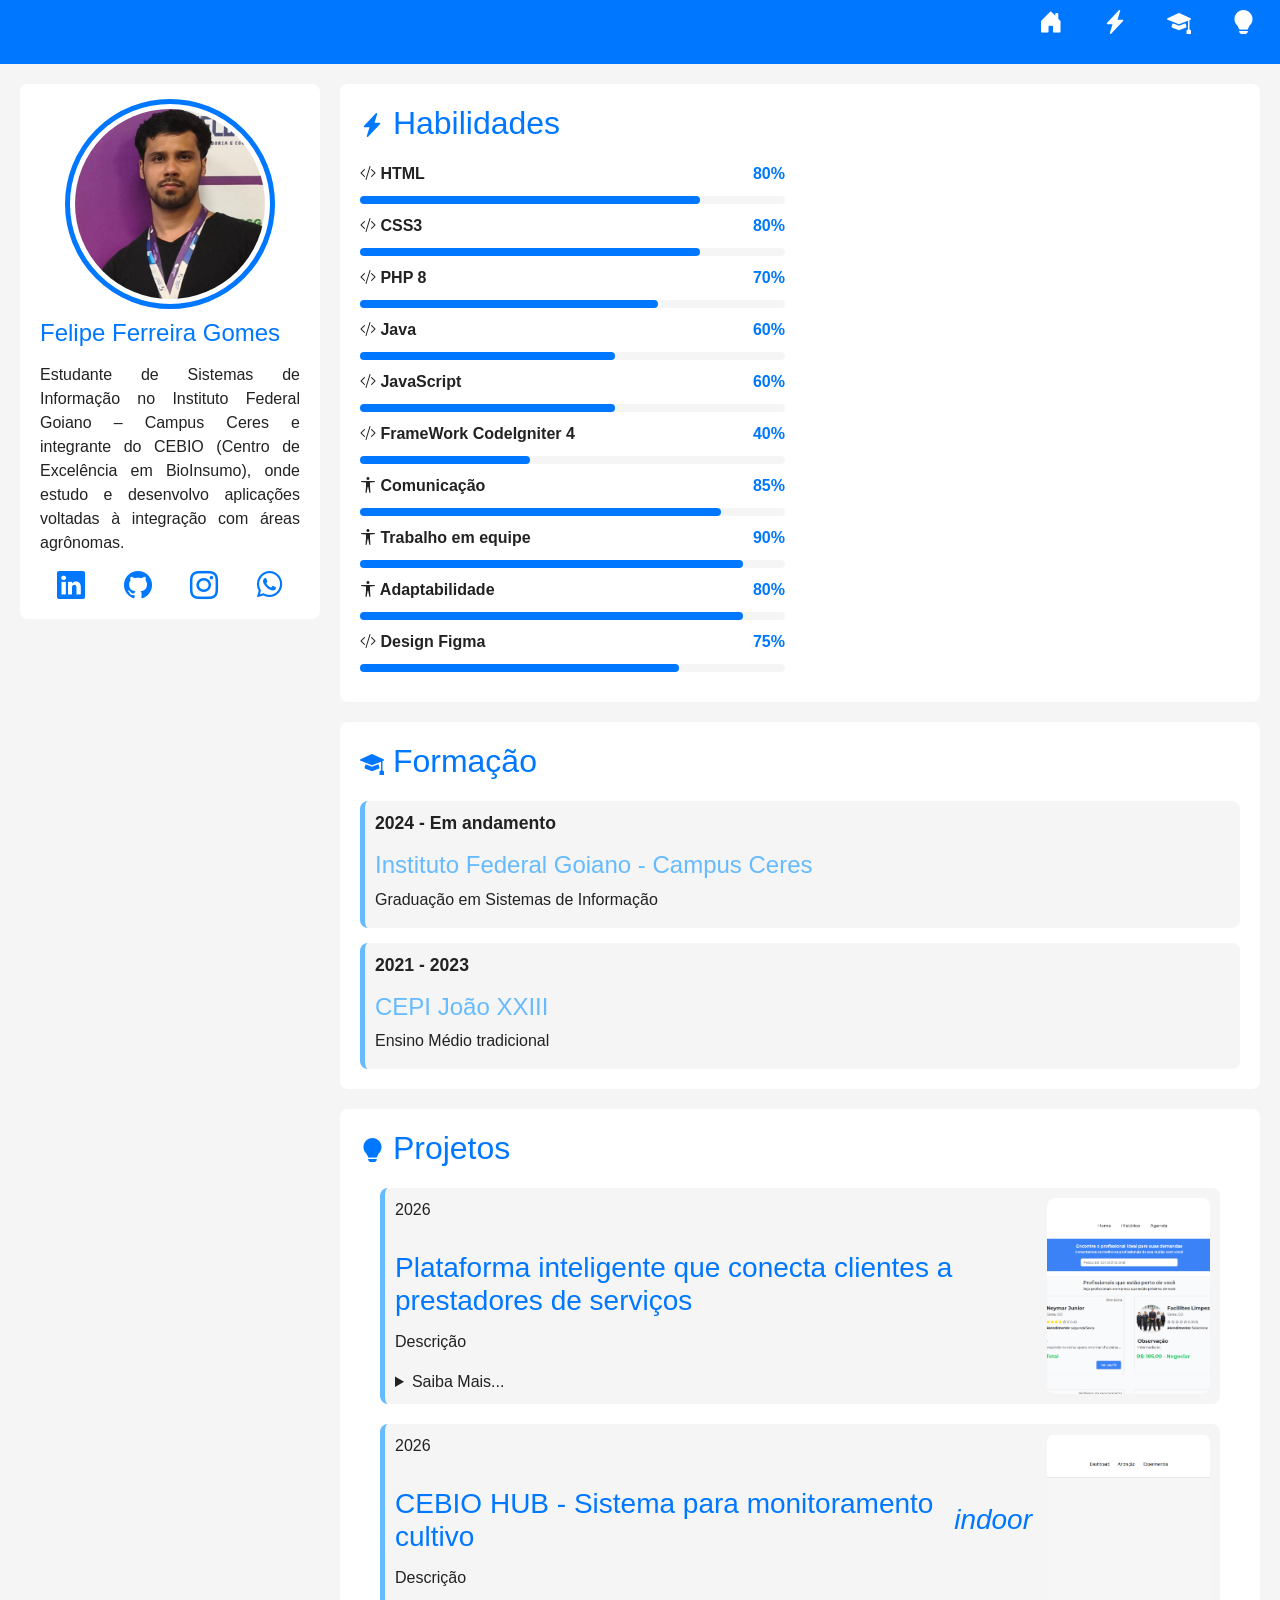
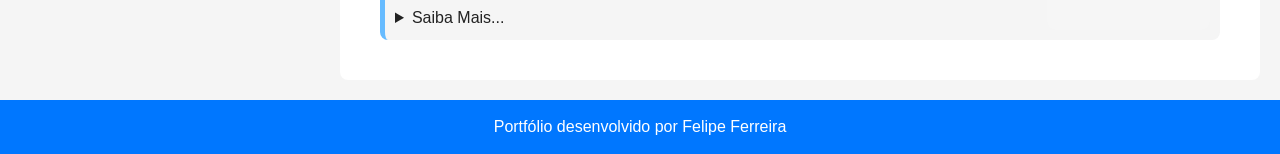
<file: projeto-portfolio/index.html>
<!DOCTYPE html>
<html lang="pt-br">

<head>
    <meta charset="UTF-8">
    <meta name="viewport" content="width=device-width, initial-scale=1.0">
    <title>Portfólio Felipe</title>
    <link rel="shortcut icon" href="favicon.svg" type="image/svg">
    <link href="https://cdn.jsdelivr.net/npm/bootstrap@5.0.2/dist/css/bootstrap.min.css" rel="stylesheet"
        integrity="sha384-EVSTQN3/azprG1Anm3QDgpJLIm9Nao0Yz1ztcQTwFspd3yD65VohhpuuCOmLASjC" crossorigin="anonymous">
    <link href="https://cdn.jsdelivr.net/npm/bootstrap-icons@1.11.3/font/bootstrap-icons.css" rel="stylesheet">
    <link rel="stylesheet" href="estilos/style.css">


</head>

<body>

    <header>

        <nav id="menu">
            <ul>
                <li><a href="#ficha" class="link"><i class="bi bi-house-door-fill fs-4"></i></a></li>
                <li><a href="#skills" class="link"><i class="bi bi-lightning-charge-fill fs-4"></i></a></li>
                <li><a href="#formacao" class="link"><i class="bi bi-mortarboard-fill fs-4"></i></a></li>
                <li><a href="#projeto" class="link"><i class="bi bi-lightbulb-fill fs-4"></i></a></li>
                <!-- <li><a href="#contato" class="link"> <i class="bi bi-send-fill fs4"></i> </a></li> -->
                <!-- <li><a href="#" class="link" id="botao-tema"><i class="bi bi-moon-fill fs-4"></i></a></li> -->
            </ul>
        </nav>


    </header>

    <main>

        <section id="ficha">
            <img src="imagens/felipePerfil.jpg" alt="Felipe Ferreira" class="foto">
            <h1>Felipe Ferreira Gomes</h1>
            <p>Estudante de Sistemas de Informação no Instituto Federal Goiano – Campus Ceres e integrante do CEBIO
                (Centro de Excelência em BioInsumo), onde estudo e desenvolvo aplicações voltadas à integração com áreas
                agrônomas. </p>
            <div id="social">
                <a href="https://www.linkedin.com/in/felipe-ferreira-gomes-b297a4351/" target="_blank" rel="nofollow">
                    <i class="bi bi-linkedin fs-3"></i></a> <!--LINKEDIN-->
                <a href="https://github.com/FelGomes" target="_blank" rel="nofollow"> <i
                        class="bi bi-github fs-3"></i></a> <!--GitHUb-->
                <a href="https://www.instagram.com/felipe.gomees_?igsh=MTMwdmM3eGdrZGh6NA==" target="_blank"
                    rel="nofollow"> <i class="bi bi-instagram fs-3"></i></a> <!--Instagram-->
                <a href="https://wa.me/5562996496240" target="_blank" rel="nofollow"> <i><i
                            class="bi bi-whatsapp"></i></i></a>



            </div>

        </section>

        <section id="detalhes">
            <article id="skills">
                <h2> <i class="bi bi-lightning-charge-fill fs-4"></i> Habilidades </h2>
                <div id="skill-container">
                    <div class="item">
                        <div class="info">
                            <span class="nome">
                                <i class="bi bi-code-slash"></i> HTML
                            </span>
                            <span class="porcent">
                                80%
                            </span>
                        </div>

                        <div class="barra">
                            <div class="progresso" style="width: 80%;">
                            </div>
                        </div>
                    </div>
                </div>

                <div id="skill-container">
                    <div class="item">
                        <div class="info">
                            <span class="nome">
                                <i class="bi bi-code-slash"></i> CSS3
                            </span>
                            <span class="porcent">
                                80%
                            </span>
                        </div>

                        <div class="barra">
                            <div class="progresso" style="width: 80%;">
                            </div>
                        </div>
                    </div>
                </div>

                <div id="skill-container">
                    <div class="item">
                        <div class="info">
                            <span class="nome">
                                <i class="bi bi-code-slash"></i> PHP 8
                            </span>
                            <span class="porcent">
                                70%
                            </span>
                        </div>

                        <div class="barra">
                            <div class="progresso" style="width: 70%;">
                            </div>
                        </div>
                    </div>
                </div>

                <div id="skill-container">
                    <div class="item">
                        <div class="info">
                            <span class="nome">
                                <i class="bi bi-code-slash"></i> Java
                            </span>
                            <span class="porcent">
                                60%
                            </span>
                        </div>

                        <div class="barra">
                            <div class="progresso" style="width: 60%;">
                            </div>
                        </div>
                    </div>
                </div>


                <div id="skill-container">
                    <div class="item">
                        <div class="info">
                            <span class="nome">
                                <i class="bi bi-code-slash"></i> JavaScript
                            </span>
                            <span class="porcent">
                                60%
                            </span>
                        </div>

                        <div class="barra">
                            <div class="progresso" style="width: 60%;">
                            </div>
                        </div>
                    </div>
                </div>


                <div id="skill-container">
                    <div class="item">
                        <div class="info">
                            <span class="nome">
                                <i class="bi bi-code-slash"></i> FrameWork CodeIgniter 4
                            </span>
                            <span class="porcent">
                                40%
                            </span>
                        </div>

                        <div class="barra">
                            <div class="progresso" style="width: 40%;">
                            </div>
                        </div>
                    </div>
                </div>

                <div id="skill-container">
                    <div class="item">
                        <div class="info">
                            <span class="nome">
                                <i class="bi bi-universal-access"></i> Comunicação
                            </span>
                            <span class="porcent">
                                85%
                            </span>
                        </div>

                        <div class="barra">
                            <div class="progresso" style="width: 85%;">
                            </div>
                        </div>
                    </div>
                </div>

                <div id="skill-container">
                    <div class="item">
                        <div class="info">
                            <span class="nome">
                                <i class="bi bi-universal-access"></i> Trabalho em equipe
                            </span>
                            <span class="porcent">
                                90%
                            </span>
                        </div>

                        <div class="barra">
                            <div class="progresso" style="width: 90%;">
                            </div>
                        </div>
                    </div>
                </div>

                <div id="skill-container">
                    <div class="item">
                        <div class="info">
                            <span class="nome">
                                <i class="bi bi-universal-access"></i> Adaptabilidade
                            </span>
                            <span class="porcent">
                                80%
                            </span>
                        </div>

                        <div class="barra">
                            <div class="progresso" style="width: 90%;">
                            </div>
                        </div>
                    </div>
                </div>


                <div id="skill-container">
                    <div class="item">
                        <div class="info">
                            <span class="nome">
                                <i class="bi bi-code-slash"></i> Design Figma
                            </span>
                            <span class="porcent">
                                75%
                            </span>
                        </div>

                        <div class="barra">
                            <div class="progresso" style="width: 75%;">
                            </div>
                        </div>
                    </div>
                </div>


            </article> <!--FIm das skills-->

            <article id="formacao">
                <h2> <i class="bi bi-mortarboard-fill fs-4"></i> Formação</h2>

                <div id="formacao-container">
                    <div class="curso">
                        <p class="periodo"> 2021 - 2023
                        <h3 class="instituicao">CEPI João XXIII</h3>
                        <p class="titulacao">Ensino Médio tradicional</p>
                        </p>
                    </div>

                    <div class="curso">
                        <p class="periodo"> 2024 - Em andamento
                        <h3 class="instituicao">Instituto Federal Goiano - Campus Ceres</h3>
                        <p class="titulacao">Graduação em Sistemas de Informação</p>
                        </p>
                    </div>

                </div>




            </article> <!--FIm das formacao-->

            <article id="projeto">
                <h2> <i class="bi bi-lightbulb-fill fs-4"></i> Projetos</h2>
                <div class="projeto-container">
                    <div class="projeto">
                        <img src="imagens/LaborHUB.jpg" class="foto" alt="Site do LaborHUB">
                        <div class="projeto-info">
                            <p class="periodo"> 2026</p>
                            <h3 class="titulo"> Plataforma inteligente que conecta clientes a prestadores de serviços
                            </h3>
                            <p>Descrição</p>
                            <details>
                                <summary>Saiba Mais...</summary>
                                <p>LaborHUB é uma plataforma que foi desenvolvida no ambiente acadêmico que tem a
                                    finalidade de conectar prestadores de serviços a clientes na região local.
                                    <a href="laborhub.html">Ver mais detalhes sobre essa aplicação</a>
                                </p>
                            </details>
                        </div>
                    </div>
                </div>

                <!-- Segundo projeto -->

                <div class="projeto-container">
                    <div class="projeto">
                        <img src="imagens/CEBIOHUB.jpg" class="foto" alt="Site do android">
                        <div class="projeto-info">
                            <p class="periodo"> 2026</p>
                            <h3 class="titulo"> CEBIO HUB - Sistema para monitoramento cultivo&nbsp;<i>indoor</i>
                            </h3>
                            <p>Descrição</p>
                            <details>
                                <summary>Saiba Mais...</summary>
                                <p> CebioHUB é uma plataforma financiada pelo CEBIO e pela FAPEG que esta integrada a um
                                    dispositivo ioT para monitoramento e controle de cultivo <i>indoor</i>
                                    <a href="">Ver mais detalhes sobre essa aplicação</a>
                                </p>
                            </details>
                        </div>
                    </div>
                </div>







            </article> <!--FIm das projetos-->



            <!-- <article id="contato">
                <h2> <i class="bi bi-send-fill fs-4"></i> Entrar em contato</h2>
                <div id="projeto-container">
                    <form action="https://formsubmit.co/felipeferreiraag0@gmail.com" method="POST">
                        <label for="Nome">Nome</label>
                        <input type="text" name="nome" id="nome" placeholder="Informe seu nome" required
                            class="form-control campo-contato">
                        <label for="Email">Email</label>
                        <input type="email" name="email" id="email" placeholder="Informe seu email" required
                            class="form-control campo-contato">
                        <label for="mensagem">Mensagem</label>
                        <textarea name="message" id="message" class="form-control campo-text"
                            placeholder="Digite sua mensagem"></textarea>
                            <input type="hidden" name="_captcha" value="false">
                            <input type="hidden" name="_next" value="http://127.0.0.1:5500/projeto-portfolio/obrigado.html">
                        <button type="submit" class="btn btn-primary campo-contato">Enviar</button>
                    </form>
                </div>
            </article> -->

        </section>
    </main>

    <footer>

        Portfólio desenvolvido por Felipe Ferreira

    </footer>

    <script src="/projeto-portfolio/scripts/script.js"></script>

    <script src="scripts/script.js">

        // const form = document.getElementById('form-contato');
        // const alerta = document.getElementById('alerta-contato');

        // form.addEventListener('submit', function (e) {
        //     e.preventDefault(); // impede reload

        //     const formData = new FormData(form);

        //     fetch(form.action, {
        //         method: 'POST',
        //         body: formData,
        //         headers: {
        //             'Accept': 'application/json'
        //         }
        //     })
        //         .then(res => {
        //             if (!res.ok) throw new Error();
        //             alerta.innerHTML = `
        //     <div class="alert alert-success alert-dismissible fade show" role="alert">
        //         <strong>Sucesso!</strong> Mensagem enviada com sucesso.
        //         <button type="button" class="btn-close" data-bs-dismiss="alert"></button>
        //     </div>
        // `;
        //             form.reset();
        //         })
        //         .catch(() => {
        //             alerta.innerHTML = `
        //     <div class="alert alert-danger alert-dismissible fade show" role="alert">
        //         <strong>Erro!</strong> Não foi possível enviar a mensagem.
        //         <button type="button" class="btn-close" data-bs-dismiss="alert"></button>
        //     </div>
        // `;
        //         });
        // });


    </script>

</body>

</html>
</file>
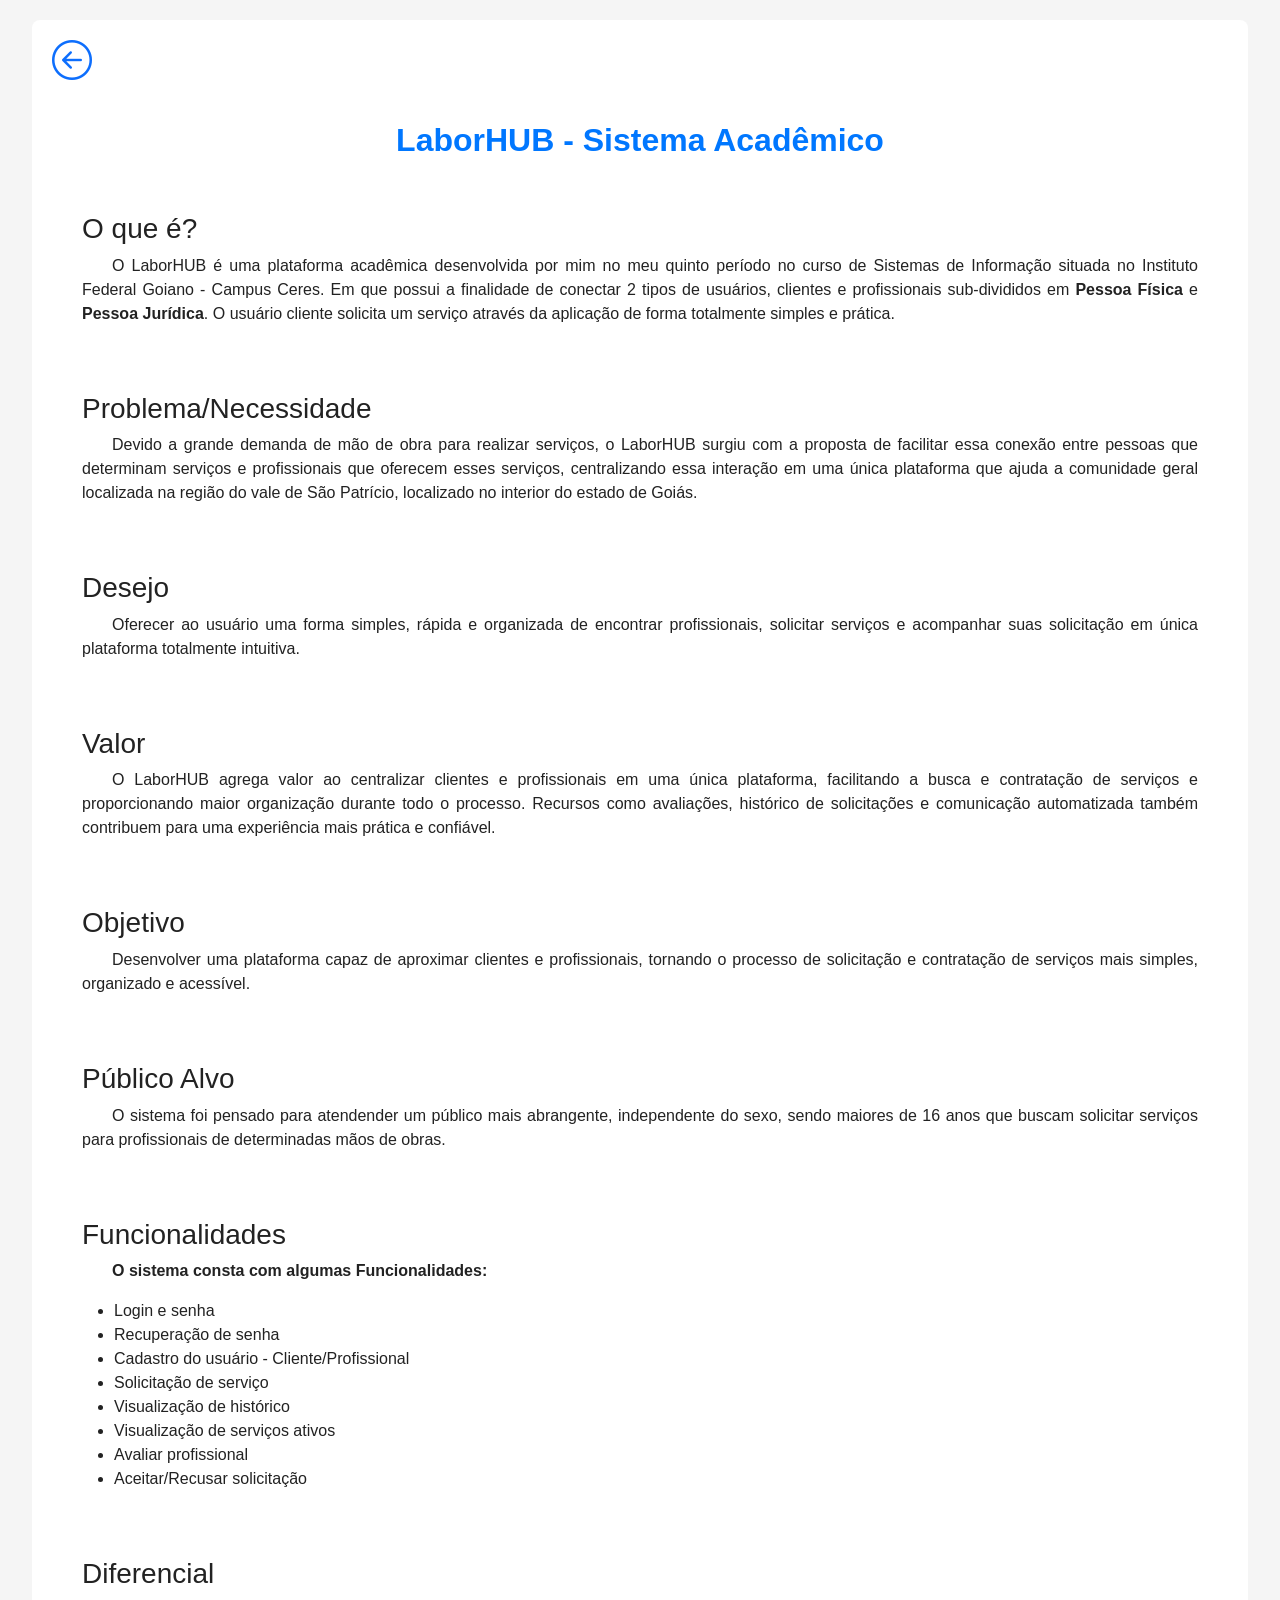
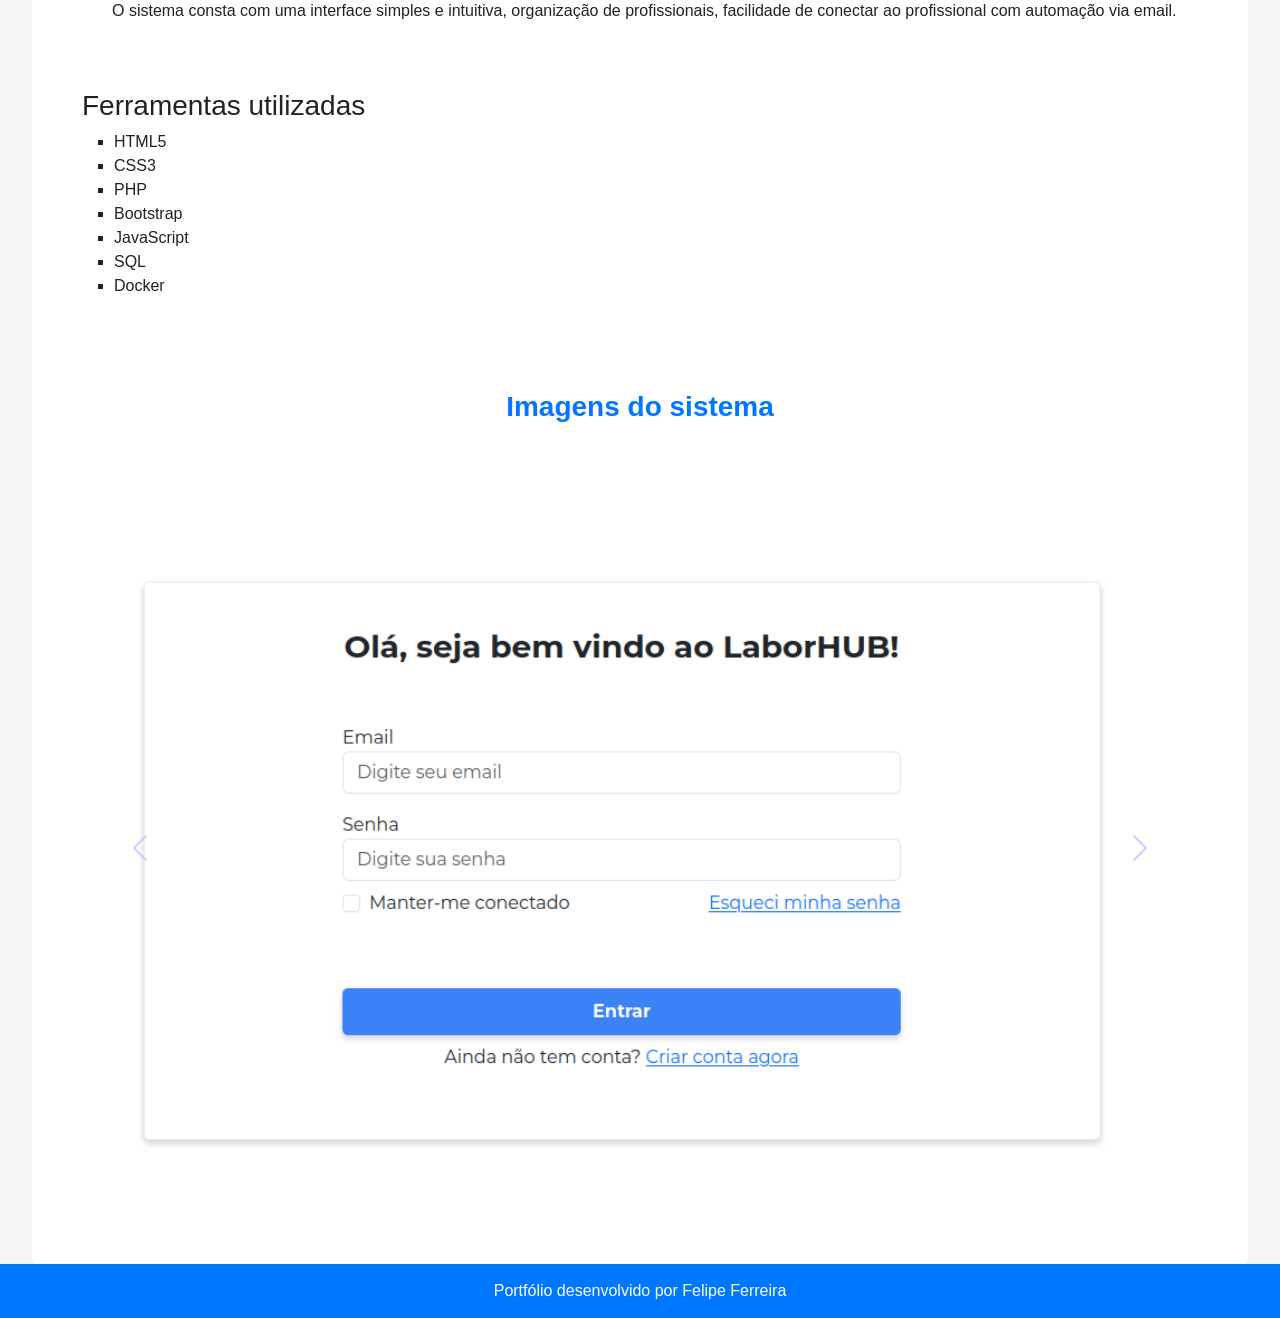
<file: projeto-portfolio/laborhub.html>
<!DOCTYPE html>
<html lang="pt-br">

<head>
    <meta charset="UTF-8">
    <meta name="viewport" content="width=device-width, initial-scale=1.0">
    <title>Portfólio Felipe</title>
    <link rel="shortcut icon" href="favicon.svg" type="image/svg">
    <link href="https://cdn.jsdelivr.net/npm/bootstrap@5.0.2/dist/css/bootstrap.min.css" rel="stylesheet"
        integrity="sha384-EVSTQN3/azprG1Anm3QDgpJLIm9Nao0Yz1ztcQTwFspd3yD65VohhpuuCOmLASjC" crossorigin="anonymous">
    <link href="https://cdn.jsdelivr.net/npm/bootstrap-icons@1.11.3/font/bootstrap-icons.css" rel="stylesheet">
    <link rel="stylesheet" href="estilos/style.css">


</head>

<body>

    <div class="full">
        <div class="content">
            <div class="voltar">
                <a href="index.html"> <i class="bi bi-arrow-left-circle fs-1"></i> </a>
            </div>
            <div class="titulo">
                <h2>LaborHUB - Sistema Acadêmico</h2>
            </div>


            <div class="questions">

                <div class="sobre">
                    <h3>O que é?</h3>
                    <p>O LaborHUB é uma plataforma acadêmica desenvolvida por mim no meu quinto período no curso de
                        Sistemas de Informação situada no Instituto Federal Goiano - Campus Ceres. Em que possui a
                        finalidade de conectar 2 tipos de usuários, clientes e profissionais sub-divididos em <strong>
                            Pessoa Física</strong> e <strong>Pessoa Jurídica</strong>. O usuário cliente solicita um
                        serviço através da aplicação de forma totalmente simples e prática.</p>
                </div>

                <div class="sobre">
                    <h3>Problema/Necessidade</h3>
                    <p>Devido a grande demanda de mão de obra para realizar serviços, o LaborHUB surgiu com a proposta
                        de facilitar essa conexão entre pessoas que determinam serviços e profissionais que oferecem
                        esses serviços, centralizando essa interação em uma única plataforma que ajuda a comunidade
                        geral localizada na região do vale de São Patrício, localizado no interior do estado de Goiás.
                    </p>
                </div>


                <div class="sobre">
                    <h3>Desejo</h3>
                    <p>Oferecer ao usuário uma forma simples, rápida e organizada de encontrar profissionais, solicitar
                        serviços e acompanhar suas solicitação em única plataforma totalmente intuitiva.
                    </p>
                </div>

                <div class="sobre">
                    <h3>Valor</h3>
                    <p> O LaborHUB agrega valor ao centralizar clientes e profissionais em uma
                        única plataforma, facilitando a busca e contratação de serviços e
                        proporcionando maior organização durante todo o processo. Recursos como
                        avaliações, histórico de solicitações e comunicação automatizada também
                        contribuem para uma experiência mais prática e confiável.
                    </p>
                </div>

                <div class="sobre">
                    <h3>Objetivo</h3>
                    <p>Desenvolver uma plataforma capaz de aproximar clientes e profissionais, tornando o processo de
                        solicitação e contratação de serviços mais simples, organizado e acessível.</p>
                </div>

                <div class="sobre">
                    <h3>Público Alvo</h3>
                    <p>O sistema foi pensado para atendender um público mais abrangente, independente do sexo, sendo
                        maiores de 16 anos que buscam solicitar serviços para profissionais de determinadas mãos de
                        obras.</p>
                </div>

                <div class="sobre">
                    <h3>Funcionalidades</h3>
                    <p><strong>O sistema consta com algumas Funcionalidades:</strong> </p>
                    <ul>
                        <li>Login e senha</li>
                        <li>Recuperação de senha</li>
                        <li>Cadastro do usuário - Cliente/Profissional</li>
                        <li>Solicitação de serviço</li>
                        <li>Visualização de histórico</li>
                        <li>Visualização de serviços ativos</li>
                        <li>Avaliar profissional</li>
                        <li>Aceitar/Recusar solicitação</li>

                    </ul>
                </div>

                <div class="sobre">
                    <h3>Diferencial</h3>
                    <p>O sistema consta com uma interface simples e intuitiva, organização de profissionais,
                        facilidade de conectar ao profissional com automação via email. </p>
                </div>


                <div class="sobre">
                    <h3>Ferramentas utilizadas</h3>
                    <ul style="list-style-type: square;">
                        <li>HTML5</li>
                        <li>CSS3</li>
                        <li>PHP</li>
                        <li>Bootstrap</li>
                        <li>JavaScript</li>
                        <li>SQL</li>
                        <li>Docker</li>

                    </ul>
                </div>


            </div>

            <div id="images">
                <h3>Imagens do sistema</h3>
            </div>

            <div id="carouselExample" class="carousel slide">
                <div class="carousel-inner">
                    <div class="carousel-item active">
                        <img src="imagesLaborHub/imagem1.png" class="d-block w-100" alt="...">
                    </div>
                    <div class="carousel-item">
                        <img src="imagesLaborHub/imagem2.png" class="d-block w-100" alt="...">
                    </div>
                    <div class="carousel-item">
                        <img src="imagesLaborHub/imagens3.png" class="d-block w-100" alt="...">
                    </div>
                    <div class="carousel-item">
                        <img src="imagesLaborHub/imagens4.png" class="d-block w-100" alt="...">
                    </div>
                    <div class="carousel-item">
                        <img src="imagesLaborHub/imagens5.png" class="d-block w-100" alt="...">
                    </div>
                    <div class="carousel-item">
                        <img src="imagesLaborHub/imagens6.png" class="d-block w-100" alt="...">
                    </div>
                    <div class="carousel-item">
                        <img src="imagesLaborHub/Imagens7.jpg" class="d-block w-100" alt="imagem 7">
                    </div>
                    <div class="carousel-item">
                        <img src="imagesLaborHub/imagens8.png" class="d-block w-100" alt="Imagem 8">
                    </div>
                </div>
                <button class="carousel-control-prev" type="button" data-bs-target="#carouselExample"
                    data-bs-slide="prev">

                    <span class="carousel-control-prev-icon"
                        style="filter: invert(32%) sepia(98%) saturate(2000%) hue-rotate(200deg);" aria-hidden="true">
                    </span>

                    <span class="visually-hidden">Previous</span>
                </button>

                <button class="carousel-control-next" type="button" data-bs-target="#carouselExample"
                    data-bs-slide="next">

                    <span class="carousel-control-next-icon"
                        style="filter: invert(32%) sepia(98%) saturate(2000%) hue-rotate(200deg);" aria-hidden="true">
                    </span>

                    <span class="visually-hidden">Next</span>
                </button>
            </div>

        </div>



    </div>

    <footer>

        Portfólio desenvolvido por Felipe Ferreira

    </footer>

    <script src="https://cdn.jsdelivr.net/npm/bootstrap@5.3.8/dist/js/bootstrap.bundle.min.js"></script>


</body>

</html>
</file>
<file: projeto-portfolio/estilos/style.css>
@charset "UTF-8";
/* 
  Variáveis para cores:
  --fundo-principal
  --texto
  --texto-inverso
  --destaque
  --destaque-inverso
  --fundo-card
*/


* {
  margin: 0;
  padding: 0;
  box-sizing: border-box;
}

:root {
  --fundo-principal: #f5f5f5;
  --texto: #222222;
  --texto-inverso: #fff;
  --destaque: #0077ff;
  --destaque-inverso: #66bbff;
  --fundo-card: #fff;

}

body .escuro {
  --fundo-principal: #222;
  --texto: #e0e0e0;
  --texto-inverso: #333;
  --destaque: rgb(86, 206, 86);
  --destaque-inverso: rgb(55, 116, 55);
  --fundo-card: #444;

}


body {
  font-family: Verdana, Geneva, Tahoma, sans-serif;
  line-height: 1.5em;
  background-color: var(--fundo-principal);
  color: var(--texto);

}

p {
  text-align: justify;
}

/*Cabeçalho*/
header {
  background-color: var(--destaque);
  color: var(--texto);
  padding: 10px;
  display: flex;
  /*Utilizou para deixar flexivel*/
  justify-content: flex-end;
  /*Mudou a posição para o final da página*/
  align-content: center;
  /*E deixou o conteudo centralizado no eixo vertical (cross axis)*/
  position: sticky;
  /*Posição da barra de icones*/
  top: 0;
  /*Posição que vai ficar a barra*/
  z-index: 1;
  /*sao camadas*/
}

/*lista dos icones*/
#menu ul {
  list-style: none;
  /*Tira as bolinhas do link*/
  display: flex;
  /*Deixou ele flexivel, logo, ficou um do lado do outro*/
  gap: 10px;
  /*Distancia entre eles de 10px (grid layout)*/
}


/*link*/
nav#menu a {
  text-decoration: none;
  /*Tirou o sublinhado*/
  color: var(--texto-inverso);
  font-weight: 600;
  /*Tamanho da fonte*/
  padding: 12px 15px;
  border-radius: 5px;
  transition: background-color 0.3s, color 0.3s;
  /*Tempo de transiçção ao mudar ao passar o mouse em cima*/
}

/*Animação do link*/
nav#menu a:hover {
  background-color: var(--destaque-inverso);
  color: var(--destaque);
}

/*Conteudo*/
main {
  display: grid;
  grid-template-columns: auto 90vw auto;
  gap: 20px;
  margin-top: 20px;

}

/*Descrição do perfil*/

section#ficha {
  background-color: var(--fundo-card);
  padding: 20px;
  border-radius: 8px;
  grid-column: 2;
}

#ficha>p {
  text-align: justify;
}


/*FOto do perfil*/
section#ficha img.foto {
  width: 200px;
  aspect-ratio: 1/1;
  /*tamanho*/
  object-fit: cover;
  /*Controla como a imagem se encaixa dentro do espaço definido.*/
  overflow: hidden;
  /*Define o que acontece com o conteúdo que ultrapassa o limite do elemento*/
  border-radius: 50%;
  border: 5px solid var(--fundo-card);
  /*Borda entre a foto e a ultima borda*/
  outline: 5px solid var(--destaque);
  /*Borda final*/
  display: block;
  margin: auto;
  margin-bottom: 15px;
}

/*Nome*/
section#ficha h1 {

  color: var(--destaque);
  margin: 15px 0;
  font-size: 1.5em;
  text-align: left;
}

/*Icones de social*/
div#social {
  display: flex;
  justify-content: center;
  align-items: center;
  font-size: 1.6em;
  gap: 1.5em;
  /*1em = 16px*/
  margin-top: 10px;
}

div#social a {
  color: var(--destaque);
}

div#social a:hover {
  color: var(--destaque-inverso);
  transition: background-color 0.3s, color 0.3s;
}

section#detalhes {
  grid-column: 2;
}

article {
  background-color: var(--fundo-card);
  padding: 20px;
  margin-bottom: 20px;
  border-radius: 8px;

}

article>h2 {
  color: var(--destaque);
  margin-bottom: 20px;
}

#skill-container {
  display: grid;
  grid-template-columns: 1fr;
  gap: 30px;
}

#skill-container .info {
  display: flex;
  justify-content: space-between;
  align-items: center;

}

#skill-container .nome {
  font-weight: bold;
  color: var(--texto);
}

#skill-container .porcent {
  font-weight: bold;
  color: var(--destaque);
}

#skill-container .barra {
  width: 100%;
  background-color: var(--fundo-principal);
  height: 8px;
  margin: 10px 0;
  border-radius: 4px;
}

#skill-container .progresso {
  height: 8px;
  width: 100%;
  background-color: var(--destaque);
  border-radius: 4px;
}

#formacao-container {
  display: flex;
  flex-direction: column-reverse;
  gap: 15px;
  margin-top: 10px;
}

#formacao-container .curso {
  background-color: var(--fundo-principal);
  border-radius: 8px;
  border-left: 5px solid var(--destaque-inverso);
  padding-left: 10px;
  transition: border-width 0.4s, border-color 0.4s;


}

#formacao-container .curso:hover {
  border-left-width: 15px;
  cursor: pointer;
  border-color: var(--destaque);

}

#formacao-container .periodo {
  font-size: 1.1em;
  font-weight: bold;
  color: var(--texto);
  padding-top: 10px;
}

#formacao-container .instituicao {
  color: var(--destaque-inverso);
  font-size: 1.5em;
}

.projeto-container {
  display: flex;
  flex-direction: column-reverse;
  /* (para ficar do mais recente até o mais antigo);*/
  gap: 20px;
  margin: 20px;
}


.projeto-container .projeto {
  display: flex;
  flex-direction: column;
  gap: 15px;
  background-color: var(--fundo-principal);
  padding: 10px;
  border-radius: 8px;
  border-left: 5px solid var(--destaque-inverso);
  transition: border-color 0.4s, border-width 0.4s;


}


.projeto-container .projeto:hover {
  border-color: var(--destaque);
  border-left-width: 15px;
  cursor: pointer;

}

.projeto-container .foto {
  width: 100%;
  aspect-ratio: 16/9;
  object-fit: cover;
  overflow: hidden;
  border-radius: 8px;
}




footer {
  background-color: var(--destaque);
  color: var(--texto-inverso);
  text-align: center;
  padding: 15px;

}

footer a {
  color: var(--texto-inverso);
  text-decoration: none;
  font-weight: large;
}

footer a:hover {
  color: var(--destaque-inverso);
}




.botao-contato,
.campo-contato {
  width: 100%;
  margin-top: 5px;
  margin-bottom: 15px;
}

.campo-text {
  width: 100%;
  margin: 5px 0 15px 0;
  height: 300px;
}





@media screen and (min-width: 768px) {

  main {
    grid-template-columns: auto 300px 1fr auto;

  }

  section#ficha {
    grid-column: 2 / 3;
    /*GRID-COLUMN-START e GRID-COLUMN-END*/
    height: fit-content;
    /*Altura do conteudo*/
    position: sticky;
    top: 75px;


  }

  section#detalhes {

    grid-column: 3 / 4;


  }

  #skill-container {
    grid-template-columns: 1fr 1fr;
  }

  .projeto-container .projeto {
    flex-direction: row-reverse;
    justify-content: space-between;

  }

  .projeto-container .projeto-info {
    max-width: 80%;
  }

  .projeto-container .foto {
    aspect-ratio: 1/1;
    max-width: 20%;
    max-height: 200px;
  }

  .campo-contato,
  .botao-contato {
    width: 60%;
    margin-top: 5px;
    margin-bottom: 15px;
  }

  .botao-contato {
    background-color: var(--destaque);
  }

  .campo-text {
    width: 60%;
    margin: 5px 0 15px 0;
    height: 300px;
  }


}



/* tela de LABORHUB */
.full {
  width: 100%;
  min-height: 100vh;
  height: auto;
  display: flex;
  justify-content: center;
}

.content {
  background-color: var(--fundo-card);
  width: 60%;
  margin-top: 20px;
  padding: 20px;
  border-radius: 8px;
  height: auto;
}

.titulo,
#images>h3 {
  color: var(--destaque);
  height: 75px;
  display: flex;
  justify-content: center;
  align-items: center;
  margin-top: 25px;



}

.titulo h2,
#images h3 {
  font-weight: 600;
}

.questions {
  display: flex;
  flex-direction: column;
  padding: 15px;
  gap: 20px;

}

.sobre {
  width: 100%;
  min-height: 100px;
  height: auto;
  padding: 15px;
  border-radius: 8px;
  text-align: justify;
}

.sobre p {
  text-indent: 30px;
  line-height: 1.5;
}

.voltar {

}


@media screen and (max-width: 950px) {
   .content {
    width: 95%;
  }

  /* .voltar {
    position: absolute;
    top: 40px;
    left: 40px;
    margin-bottom: 20px;

  } */ 

}

@media (min-width: 951px) and (max-width: 1450px) {

  .content {
    width: 95%;
  }

  /* .voltar {
    position: absolute;
    top: 70px;
    left: 100px;
    margin-bottom: 20px;

  } */


}
</file>
